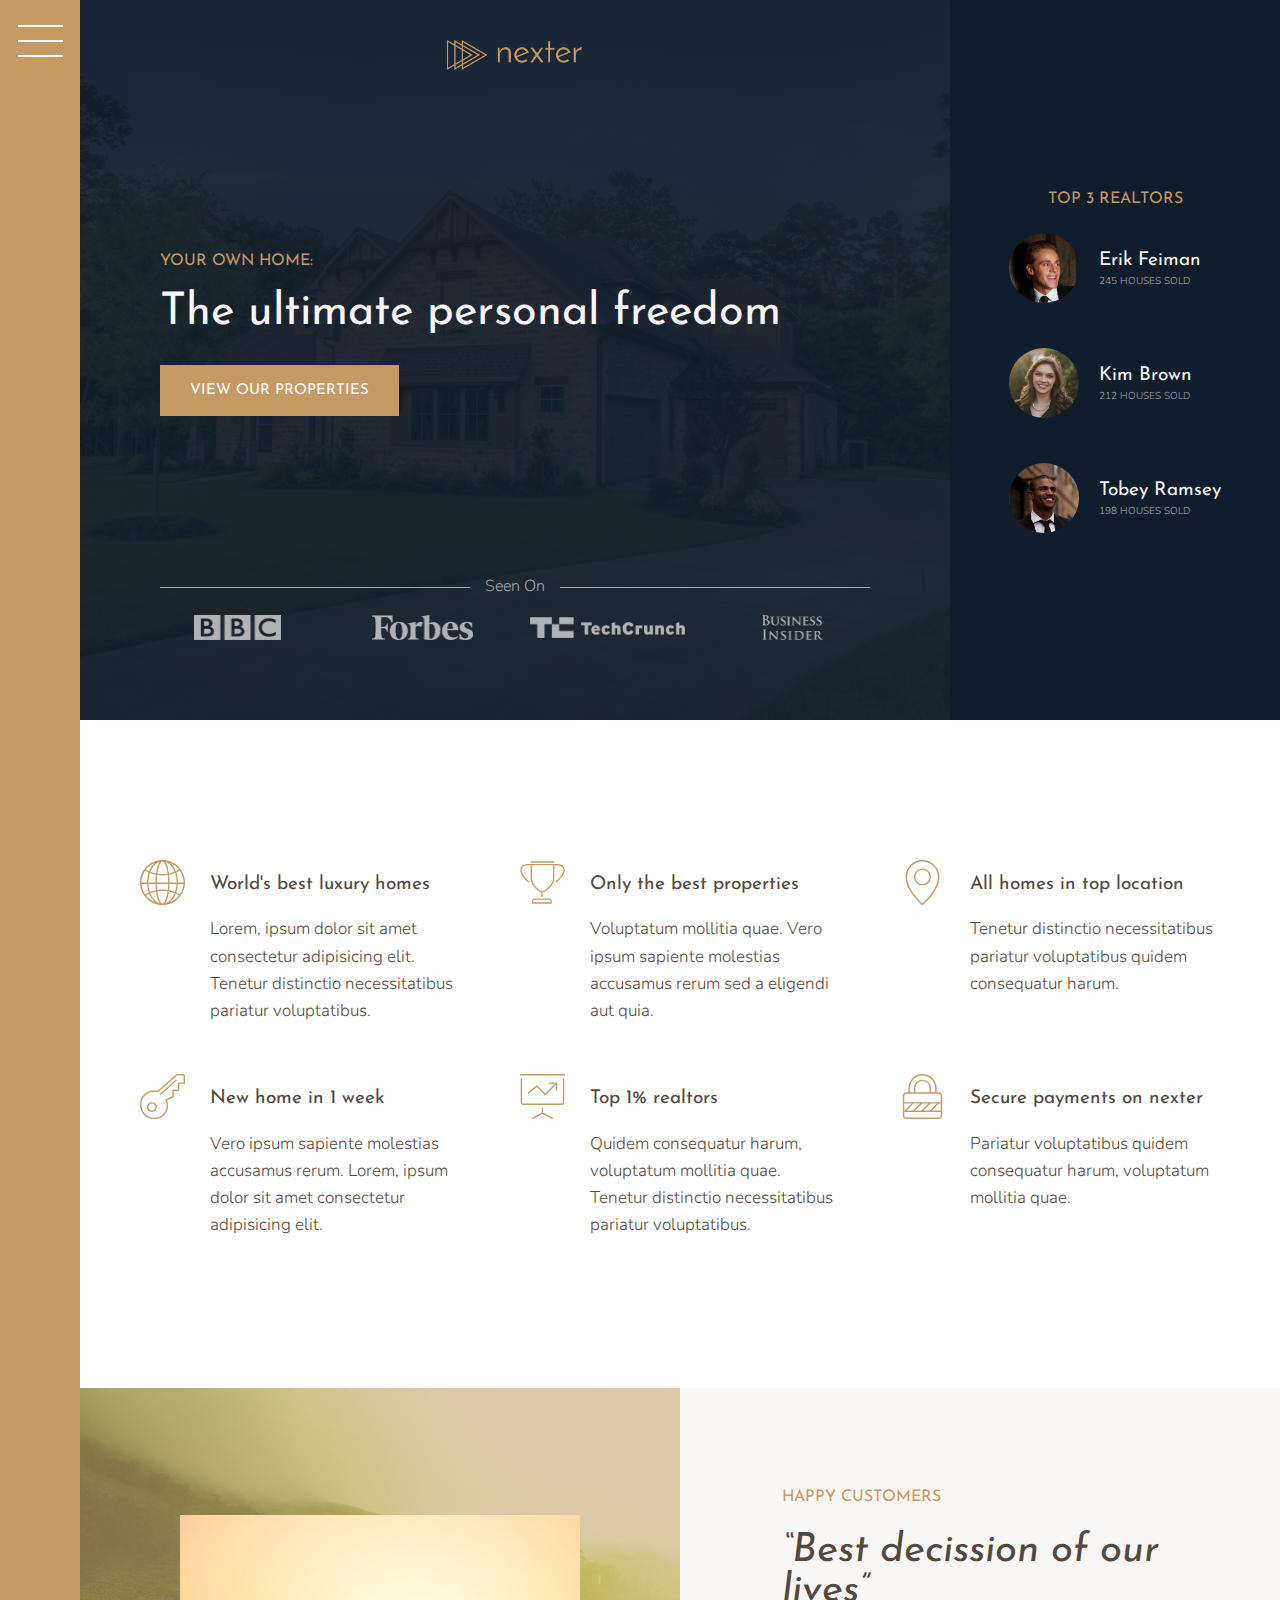
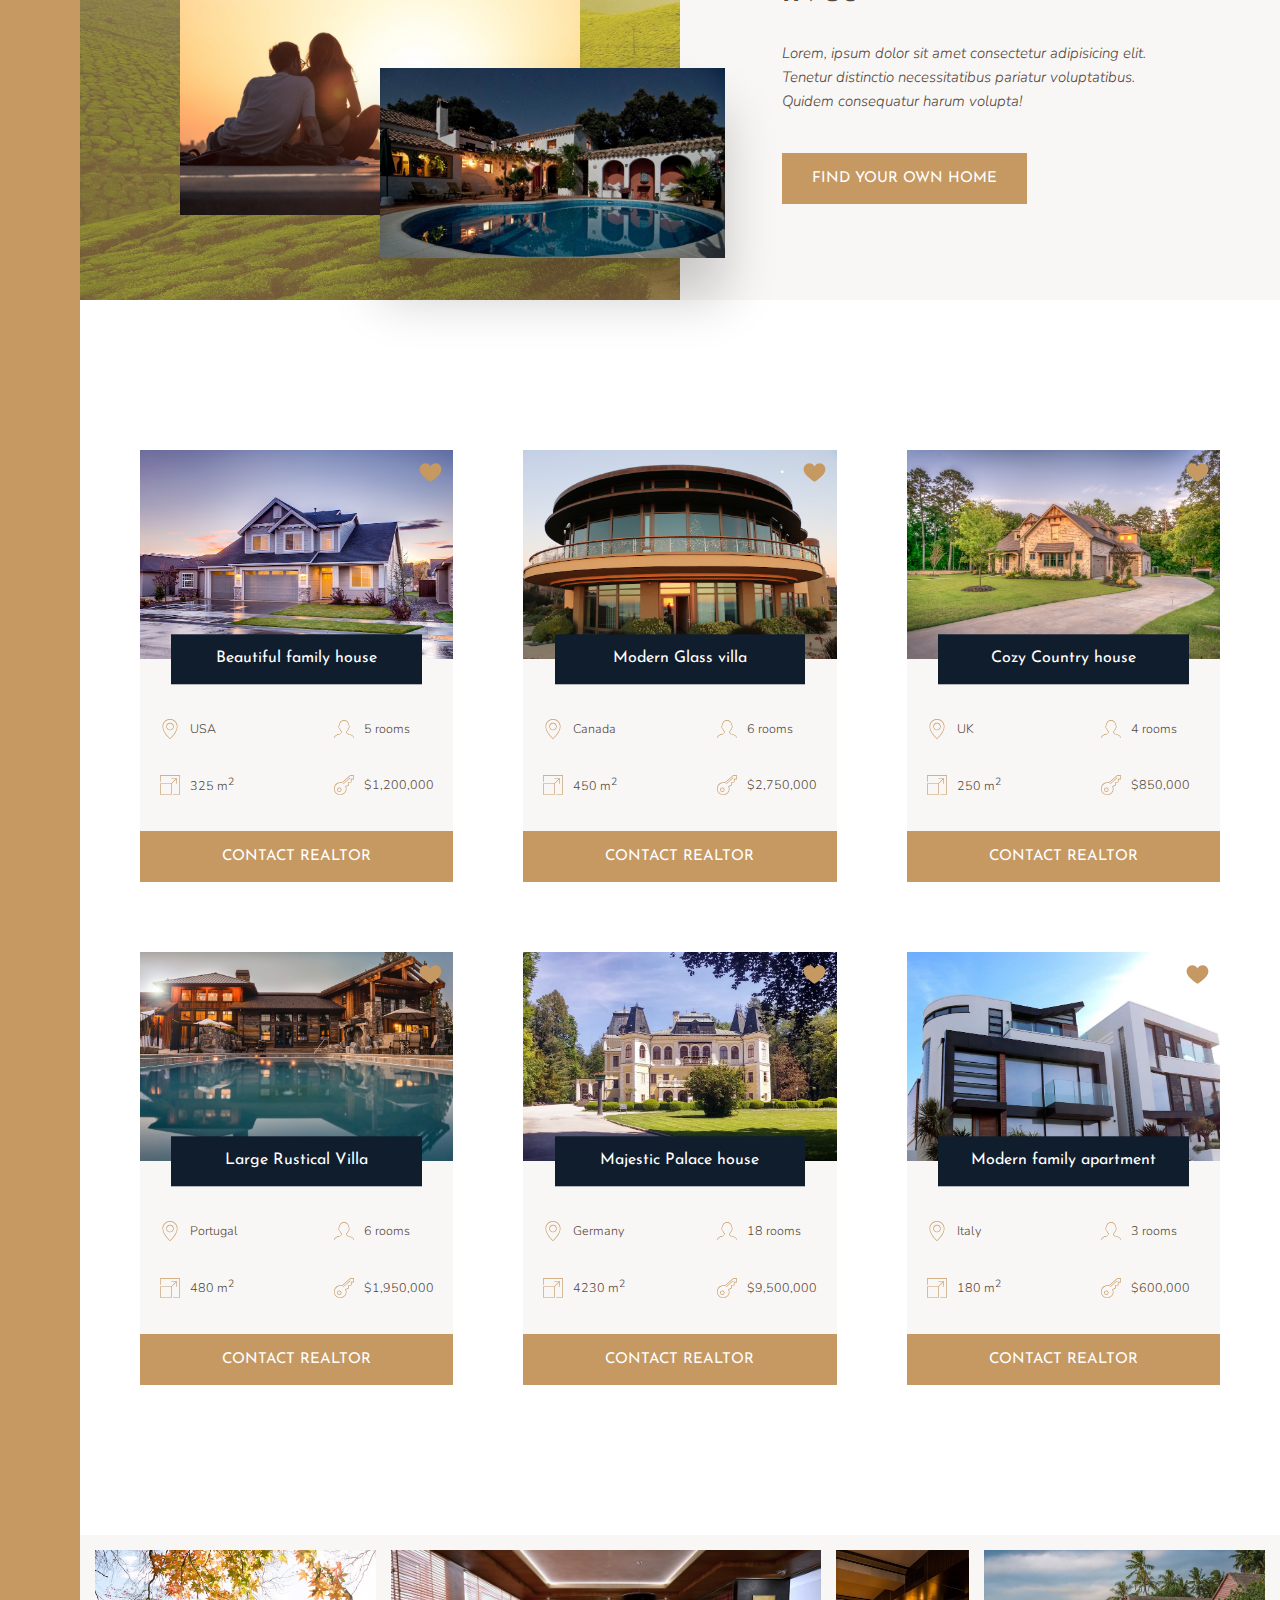
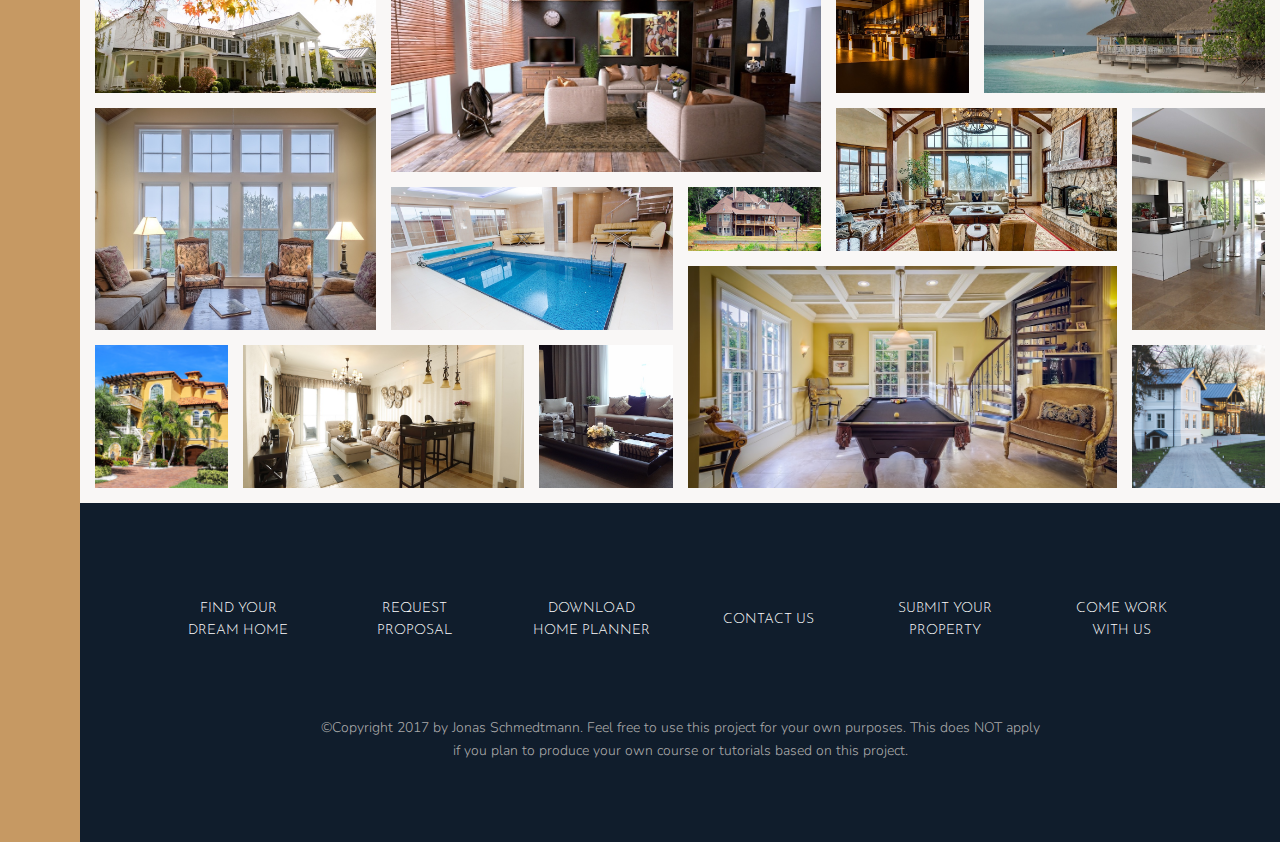
<file: Nexter/index.html>
<!DOCTYPE html>
<html lang="en">

<head>
    <meta charset="UTF-8">
    <meta name="viewport" content="width=device-width, initial-scale=1.0">
    <meta http-equiv="X-UA-Compatible" content="ie=edge">

    <link href="https://fonts.googleapis.com/css?family=Josefin+Sans:300,400,400i|Nunito:300,300i" rel="stylesheet">
    <link rel="stylesheet" href="sass/main.css">
    <link rel="shortcut icon" type="image/png" href="img/favicon.png">

    <title>nexter &mdash; your home, your freedom</title>
</head>

<body class="container">
    <div class="sidebar">
        <button class="nav-btn"></button>
    </div>

    <header class="header">
        <img src="img/logo.png" alt="Nexter logo" class="header__logo">
        <h3 class="heading-3">Your own Home:</h3>
        <h1 class="heading-1">The ultimate personal freedom</h1>
        <button class="btn header__btn">View our properties</button>
        <div class="header__seenon-text"> Seen On</div>
        <div class="header__seenon-logos">
            <img src="img/logo-bbc.png" alt="BBC logo">
            <img src="img/logo-forbes.png" alt="Forbes logo">
            <img src="img/logo-techcrunch.png" alt="TechCrunch logo">
            <img src="img/logo-bi.png" alt="BI logo">
        </div>
    </header>

    <div class="realtors">
        <h3 class="heading-3">Top 3 realtors</h3>
        <div class="realtors__list">
            <img src="img/realtor-1.jpeg" alt="realtor-1" class="realtors__img">
            <div class="realtors__details">
                <h4 class="heading-4 heading-4--light">Erik Feiman</h4>
                <p class="realtors__sold">245 houses sold</p>
            </div>

            <img src="img/realtor-2.jpeg" alt="realtor-2" class="realtors__img">
            <div class="realtors__details">
                <h4 class="heading-4 heading-4--light">Kim Brown</h4>
                <p class="realtors__sold">212 houses sold</p>
            </div>

            <img src="img/realtor-3.jpeg" alt="realtor-3" class="realtors__img">
            <div class="realtors__details">
                <h4 class="heading-4 heading-4--light">Tobey Ramsey</h4>
                <p class="realtors__sold">198 houses sold</p>
            </div>
        </div>
    </div>

    <div class="features">
        <div class="feature">
            <svg class="feature__icon">
                <use xlink:href="img/sprite.svg#icon-global"></use>
            </svg>
            <h4 class="heading-4 heading-4--dark">World's best luxury homes</h4>
            <p class="feature__text">
                Lorem, ipsum dolor sit amet consectetur adipisicing elit. Tenetur distinctio necessitatibus pariatur
                voluptatibus.
            </p>
        </div>
        <div class="feature">
            <svg class="feature__icon">
                <use xlink:href="img/sprite.svg#icon-trophy"></use>
            </svg>
            <h4 class="heading-4 heading-4--dark">Only the best properties</h4>
            <p class="feature__text">
                Voluptatum mollitia quae. Vero ipsum sapiente molestias accusamus rerum sed a eligendi aut quia.
            </p>
        </div>
        <div class="feature">
            <svg class="feature__icon">
                <use xlink:href="img/sprite.svg#icon-map-pin"></use>
            </svg>
            <h4 class="heading-4 heading-4--dark">All homes in top location</h4>
            <p class="feature__text">
                Tenetur distinctio necessitatibus pariatur voluptatibus quidem consequatur harum.
            </p>
        </div>
        <div class="feature">
            <svg class="feature__icon">
                <use xlink:href="img/sprite.svg#icon-key"></use>
            </svg>
            <h4 class="heading-4 heading-4--dark">New home in 1 week</h4>
            <p class="feature__text">
                Vero ipsum sapiente molestias accusamus rerum. Lorem, ipsum dolor sit amet consectetur adipisicing elit.
            </p>
        </div>
        <div class="feature">
            <svg class="feature__icon">
                <use xlink:href="img/sprite.svg#icon-presentation"></use>
            </svg>
            <h4 class="heading-4 heading-4--dark">Top 1% realtors</h4>
            <p class="feature__text">
                Quidem consequatur harum, voluptatum mollitia quae. Tenetur distinctio necessitatibus pariatur
                voluptatibus.
            </p>
        </div>
        <div class="feature">
            <svg class="feature__icon">
                <use xlink:href="img/sprite.svg#icon-lock"></use>
            </svg>
            <h4 class="heading-4 heading-4--dark">Secure payments on nexter</h4>
            <p class="feature__text">
                Pariatur voluptatibus quidem consequatur harum, voluptatum mollitia quae.
            </p>
        </div>
    </div>

    <div class="story__images">
        <img src="img/story-1.jpeg" alt="Couple with new house" class="story__img--1">
        <img src="img/story-2.jpeg" alt="New house" class="story__img--2">
    </div>

    <div class="story__content">
        <h3 class="heading-3 mb-sm">
            Happy Customers
        </h3>

        <h2 class="heading-2 heading-2--dark mb-md">
            &ldquo;Best decission of our lives&rdquo;
        </h2>

        <p class="story__text">
            Lorem, ipsum dolor sit amet consectetur adipisicing elit. Tenetur distinctio necessitatibus pariatur
            voluptatibus. Quidem consequatur harum volupta!
        </p>

        <button class="btn">Find your own home</button>
    </div>

    <section class="homes">
        <div class="home">
            <img src="img/house-1.jpeg" alt="Home 1" class="home__img">
            <svg class="home__like">
                <use xlink:href="img/sprite.svg#icon-heart-full"></use>
            </svg>
            <h5 class="home__name">Beautiful family house</h5>
            <div class="home__location">
                <svg>
                    <use xlink:href="img/sprite.svg#icon-map-pin"></use>
                </svg>
                <p>USA</p>
            </div>

            <div class="home__rooms">
                <svg>
                    <use xlink:href="img/sprite.svg#icon-profile-male"></use>
                </svg>
                <p>5 rooms</p>
            </div>

            <div class="home__area">
                <svg>
                    <use xlink:href="img/sprite.svg#icon-expand"></use>
                </svg>
                <p>325 m<sup>2</sup></p>
            </div>

            <div class="home__price">
                <svg>
                    <use xlink:href="img/sprite.svg#icon-key"></use>
                </svg>
                <p>$1,200,000</p>
            </div>
            <button class="btn home__btn">Contact realtor</button>
        </div>

        <div class="home">
            <img src="img/house-2.jpeg" alt="Home 2" class="home__img">
            <svg class="home__like">
                <use xlink:href="img/sprite.svg#icon-heart-full"></use>
            </svg>
            <h5 class="home__name">Modern Glass villa</h5>
            <div class="home__location">
                <svg>
                    <use xlink:href="img/sprite.svg#icon-map-pin"></use>
                </svg>
                <p>Canada</p>
            </div>

            <div class="home__rooms">
                <svg>
                    <use xlink:href="img/sprite.svg#icon-profile-male"></use>
                </svg>
                <p>6 rooms</p>
            </div>

            <div class="home__area">
                <svg>
                    <use xlink:href="img/sprite.svg#icon-expand"></use>
                </svg>
                <p>450 m<sup>2</sup></p>
            </div>

            <div class="home__price">
                <svg>
                    <use xlink:href="img/sprite.svg#icon-key"></use>
                </svg>
                <p>$2,750,000</p>
            </div>
            <button class="btn home__btn">Contact realtor</button>
        </div>
        <div class="home">
            <img src="img/house-3.jpeg" alt="Home 3" class="home__img">
            <svg class="home__like">
                <use xlink:href="img/sprite.svg#icon-heart-full"></use>
            </svg>
            <h5 class="home__name">Cozy Country house</h5>
            <div class="home__location">
                <svg>
                    <use xlink:href="img/sprite.svg#icon-map-pin"></use>
                </svg>
                <p>UK</p>
            </div>

            <div class="home__rooms">
                <svg>
                    <use xlink:href="img/sprite.svg#icon-profile-male"></use>
                </svg>
                <p>4 rooms</p>
            </div>

            <div class="home__area">
                <svg>
                    <use xlink:href="img/sprite.svg#icon-expand"></use>
                </svg>
                <p>250 m<sup>2</sup></p>
            </div>

            <div class="home__price">
                <svg>
                    <use xlink:href="img/sprite.svg#icon-key"></use>
                </svg>
                <p>$850,000</p>
            </div>
            <button class="btn home__btn">Contact realtor</button>
        </div>
        <div class="home">
            <img src="img/house-4.jpeg" alt="Home 4" class="home__img">
            <svg class="home__like">
                <use xlink:href="img/sprite.svg#icon-heart-full"></use>
            </svg>
            <h5 class="home__name">Large Rustical Villa</h5>
            <div class="home__location">
                <svg>
                    <use xlink:href="img/sprite.svg#icon-map-pin"></use>
                </svg>
                <p>Portugal</p>
            </div>

            <div class="home__rooms">
                <svg>
                    <use xlink:href="img/sprite.svg#icon-profile-male"></use>
                </svg>
                <p>6 rooms</p>
            </div>

            <div class="home__area">
                <svg>
                    <use xlink:href="img/sprite.svg#icon-expand"></use>
                </svg>
                <p>480 m<sup>2</sup></p>
            </div>

            <div class="home__price">
                <svg>
                    <use xlink:href="img/sprite.svg#icon-key"></use>
                </svg>
                <p>$1,950,000</p>
            </div>
            <button class="btn home__btn">Contact realtor</button>
        </div>
        <div class="home">
            <img src="img/house-5.jpeg" alt="Home 5" class="home__img">
            <svg class="home__like">
                <use xlink:href="img/sprite.svg#icon-heart-full"></use>
            </svg>
            <h5 class="home__name">Majestic Palace house</h5>
            <div class="home__location">
                <svg>
                    <use xlink:href="img/sprite.svg#icon-map-pin"></use>
                </svg>
                <p>Germany</p>
            </div>

            <div class="home__rooms">
                <svg>
                    <use xlink:href="img/sprite.svg#icon-profile-male"></use>
                </svg>
                <p>18 rooms</p>
            </div>

            <div class="home__area">
                <svg>
                    <use xlink:href="img/sprite.svg#icon-expand"></use>
                </svg>
                <p>4230 m<sup>2</sup></p>
            </div>

            <div class="home__price">
                <svg>
                    <use xlink:href="img/sprite.svg#icon-key"></use>
                </svg>
                <p>$9,500,000</p>
            </div>
            <button class="btn home__btn">Contact realtor</button>
        </div>
        <div class="home">
            <img src="img/house-6.jpeg" alt="Home 6" class="home__img">
            <svg class="home__like">
                <use xlink:href="img/sprite.svg#icon-heart-full"></use>
            </svg>
            <h5 class="home__name">Modern family apartment</h5>
            <div class="home__location">
                <svg>
                    <use xlink:href="img/sprite.svg#icon-map-pin"></use>
                </svg>
                <p>Italy</p>
            </div>

            <div class="home__rooms">
                <svg>
                    <use xlink:href="img/sprite.svg#icon-profile-male"></use>
                </svg>
                <p>3 rooms</p>
            </div>

            <div class="home__area">
                <svg>
                    <use xlink:href="img/sprite.svg#icon-expand"></use>
                </svg>
                <p>180 m<sup>2</sup></p>
            </div>

            <div class="home__price">
                <svg>
                    <use xlink:href="img/sprite.svg#icon-key"></use>
                </svg>
                <p>$600,000</p>
            </div>
            <button class="btn home__btn">Contact realtor</button>
        </div>
    </section>

    <section class="gallery">
        <figure class="gallery__item--1">
            <img src="img/gal-1.jpeg" alt="Gallery image 1" class="gallery__img">
        </figure>

        <figure class="gallery__item--2">
            <img src="img/gal-2.jpeg" alt="Gallery image 1" class="gallery__img">
        </figure>

        <figure class="gallery__item--3">
            <img src="img/gal-3.jpeg" alt="Gallery image 1" class="gallery__img">
        </figure>

        <figure class="gallery__item--4">
            <img src="img/gal-4.jpeg" alt="Gallery image 1" class="gallery__img">
        </figure>

        <figure class="gallery__item--5">
            <img src="img/gal-5.jpeg" alt="Gallery image 1" class="gallery__img">
        </figure>

        <figure class="gallery__item--6">
            <img src="img/gal-6.jpeg" alt="Gallery image 1" class="gallery__img">
        </figure>

        <figure class="gallery__item--7">
            <img src="img/gal-7.jpeg" alt="Gallery image 1" class="gallery__img">
        </figure>

        <figure class="gallery__item--8">
            <img src="img/gal-8.jpeg" alt="Gallery image 1" class="gallery__img">
        </figure>

        <figure class="gallery__item--9">
            <img src="img/gal-9.jpeg" alt="Gallery image 1" class="gallery__img">
        </figure>

        <figure class="gallery__item--10">
            <img src="img/gal-10.jpeg" alt="Gallery image 1" class="gallery__img">
        </figure>

        <figure class="gallery__item--11">
            <img src="img/gal-11.jpeg" alt="Gallery image 1" class="gallery__img">
        </figure>

        <figure class="gallery__item--12">
            <img src="img/gal-12.jpeg" alt="Gallery image 1" class="gallery__img">
        </figure>

        <figure class="gallery__item--13">
            <img src="img/gal-13.jpeg" alt="Gallery image 1" class="gallery__img">
        </figure>

        <figure class="gallery__item--14">
            <img src="img/gal-14.jpeg" alt="Gallery image 1" class="gallery__img">
        </figure>
    </section>

    <footer class="footer">
        <ul class="nav">
            <li class="nav__item"><a href="#" class="nav__link">Find your dream Home</a></li>
            <li class="nav__item"><a href="#" class="nav__link">Request proposal</a></li>
            <li class="nav__item"><a href="#" class="nav__link">download home planner</a></li>
            <li class="nav__item"><a href="#" class="nav__link">Contact Us </a></li>
            <li class="nav__item"><a href="#" class="nav__link">Submit your property</a></li>
            <li class="nav__item"><a href="#" class="nav__link">Come work with us</a></li>
        </ul>


        <p class="copyright">
            &copy;Copyright 2017 by Jonas Schmedtmann. Feel free to use this project for your own purposes. This does
            NOT apply if you plan to produce your own course or tutorials based on this project.
        </p>
    </footer>
</body>

</html>
</file>
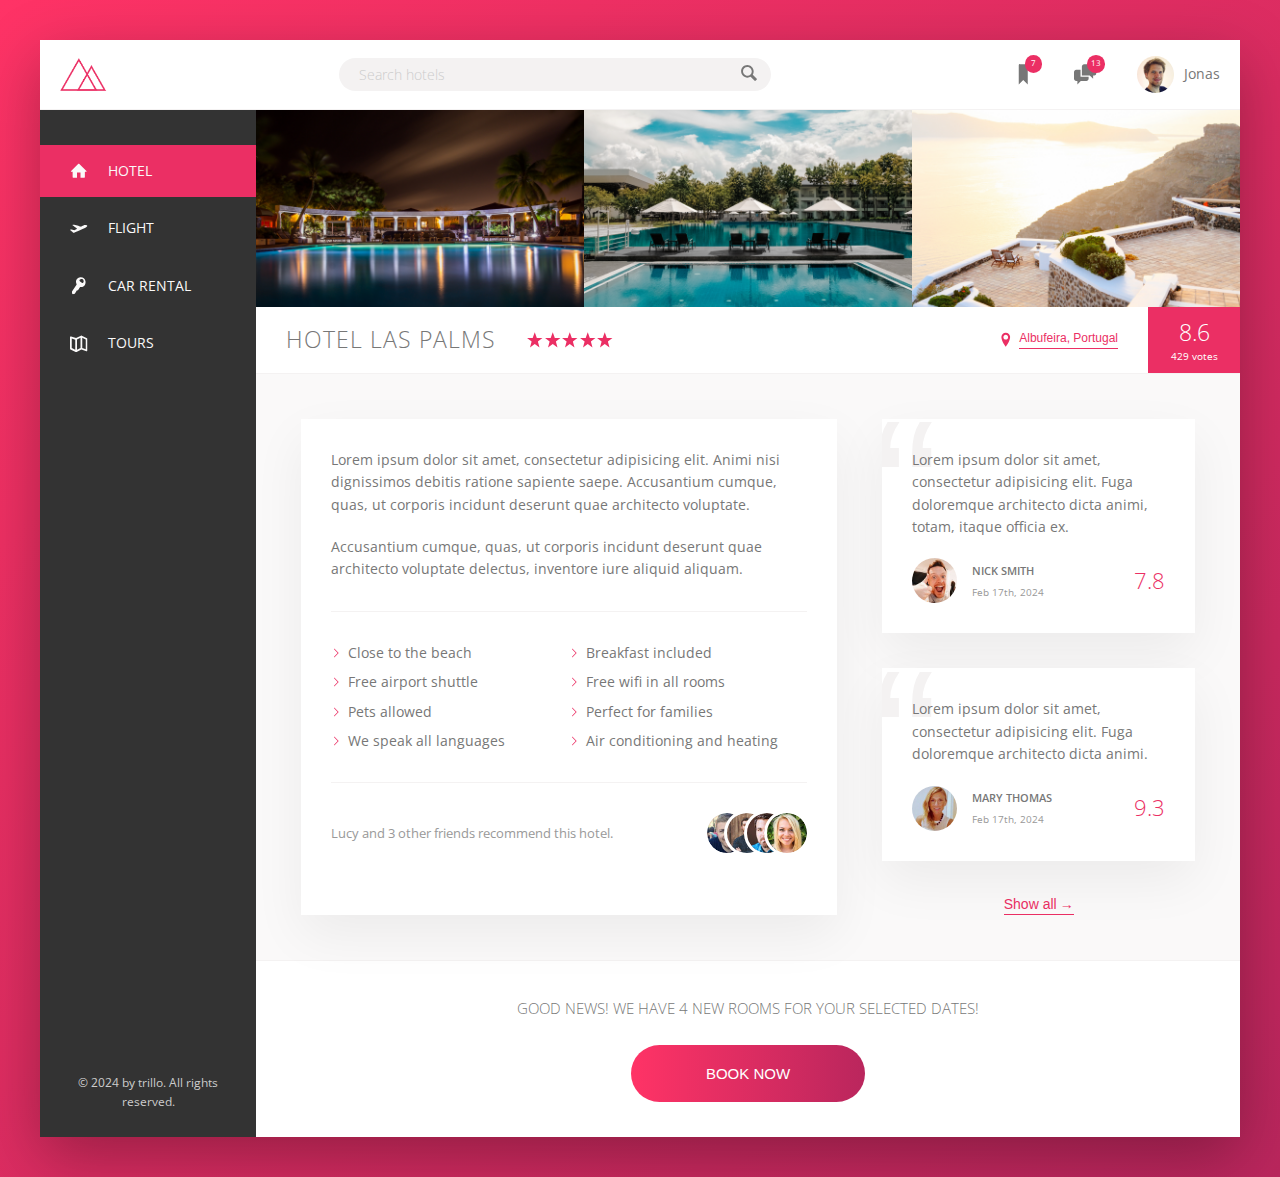
<file: Trillo/index.html>
<!DOCTYPE html>
<html lang="en">

<head>
    <meta charset="UTF-8">
    <meta name="viewport" content="width=device-width, initial-scale=1.0">

    <link href="https://fonts.googleapis.com/css?family=Open+Sans:300,400,600" rel="stylesheet">
    <link rel="stylesheet" href="sass/main.css">
    <link rel="shortcut icon" type="image/png" href="img/favicon.png">

    <title>trillo &mdash; Your all-in-one booking app</title>
</head>

<body>
    <div class="container">
        <div class="header">
            <img src="img/logo.png" alt="trillo logo" class="logo">

            <form action="#" class="search">
                <input type="text" class="search__input" placeholder="Search hotels">
                <button class="search__button">
                    <svg class="search__icon">
                        <use xlink:href="img/sprite.svg#icon-magnifying-glass"></use>
                    </svg>
                </button>
            </form>

            <nav class="user-nav">
                <div class="user-nav__icon-box">
                    <svg class="user-nav__icon">
                        <use xlink:href="img/sprite.svg#icon-bookmark"></use>
                        <span class="user-nav__notification">7</span>
                    </svg>
                </div>

                <div class="user-nav__icon-box">
                    <svg class="user-nav__icon">
                        <use xlink:href="img/sprite.svg#icon-chat"></use>
                        <span class="user-nav__notification">13</span>
                    </svg>
                </div>

                <div class="user-nav__user">
                    <img src="img/user.jpg" alt="user profile" class="user-nav__user-photo">
                    <span class="user-nav__user-name">Jonas</span>
                </div>
            </nav>
        </div>

        <div class="content">
            <nav class="sidebar">
                <ul class="side-nav">
                    <li class="side-nav__item side-nav__item--active">
                        <a href="#" class="side-nav__link">
                            <svg class="side-nav__icon">
                                <use xlink:href="img/sprite.svg#icon-home"></use>
                            </svg>
                            <span>Hotel</span>
                        </a>
                    </li>

                    <li class="side-nav__item">
                        <a href="#" class="side-nav__link">
                            <svg class="side-nav__icon">
                                <use xlink:href="img/sprite.svg#icon-aircraft-take-off"></use>
                            </svg>
                            <span>Flight</span>
                        </a>
                    </li>

                    <li class="side-nav__item">
                        <a href="#" class="side-nav__link">
                            <svg class="side-nav__icon">
                                <use xlink:href="img/sprite.svg#icon-key"></use>
                            </svg>
                            <span>Car Rental</span>
                        </a>
                    </li>

                    <li class="side-nav__item">
                        <a href="#" class="side-nav__link">
                            <svg class="side-nav__icon">
                                <use xlink:href="img/sprite.svg#icon-map"></use>
                            </svg>
                            <span>Tours</span>
                        </a>
                    </li>
                </ul>

                <div class="legal">
                    &copy; 2024 by trillo. All rights reserved.
                </div>
            </nav>

            <main class="hotel-view">
                <div class="gallery">
                    <figure class="gallery__item">
                        <img src="img/hotel-1.jpg" alt="Photo of hotel 1" class="gallery__photo">
                        <figcaption class="gallery__caption gallery__caption--1">
                            Most elegant
                        </figcaption>
                    </figure>

                    <figure class="gallery__item">
                        <img src="img/hotel-2.jpg" alt="Photo of hotel 2" class="gallery__photo">
                        <figcaption class="gallery__caption gallery__caption--2">
                            Best Ammenities
                        </figcaption>
                    </figure>

                    <figure class="gallery__item">
                        <img src="img/hotel-3.jpg" alt="Photo of hotel 3" class="gallery__photo">
                        <figcaption class="gallery__caption gallery__caption--3">
                            Beautiful Views
                        </figcaption>
                    </figure>
                </div>

                <div class="overview">
                    <h1 class="overview__heading">
                        Hotel Las Palms
                    </h1>

                    <div class="overview__stars">
                        <svg class="overview__icon-star">
                            <use xlink:href="img/sprite.svg#icon-star"></use>
                        </svg>
                        <svg class="overview__icon-star">
                            <use xlink:href="img/sprite.svg#icon-star"></use>
                        </svg>
                        <svg class="overview__icon-star">
                            <use xlink:href="img/sprite.svg#icon-star"></use>
                        </svg>
                        <svg class="overview__icon-star">
                            <use xlink:href="img/sprite.svg#icon-star"></use>
                        </svg>
                        <svg class="overview__icon-star">
                            <use xlink:href="img/sprite.svg#icon-star"></use>
                        </svg>
                    </div>

                    <div class="overview__location">
                        <svg class="overview__icon-location">
                            <use xlink:href="img/sprite.svg#icon-location-pin"></use>
                        </svg>
                        <button class="btn-inline">
                            Albufeira, Portugal
                        </button>
                    </div>

                    <div class="overview__rating">
                        <div class="overview__rating-average">8.6</div>
                        <div class="overview__rating--count">429 votes</div>
                    </div>
                </div>

                <div class="details">
                    <div class="description">
                        <p class="para">
                            Lorem ipsum dolor sit amet, consectetur adipisicing elit. Animi nisi dignissimos debitis
                            ratione sapiente saepe. Accusantium cumque, quas, ut corporis incidunt deserunt quae
                            architecto voluptate.
                        </p>

                        <p class="para">
                            Accusantium cumque, quas, ut corporis incidunt deserunt quae architecto voluptate delectus,
                            inventore iure aliquid aliquam.
                        </p>

                        <ul class="list">
                            <li class="list__item">Close to the beach</li>
                            <li class="list__item">Breakfast included</li>
                            <li class="list__item">Free airport shuttle</li>
                            <li class="list__item">Free wifi in all rooms</li>
                            <li class="list__item">Pets allowed</li>
                            <li class="list__item">Perfect for families</li>
                            <li class="list__item">We speak all languages</li>
                            <li class="list__item">Air conditioning and heating</li>
                        </ul>

                        <div class="recommend">
                            <div class="recommend__count">
                                Lucy and 3 other friends recommend this hotel.
                            </div>
                            <div class="recommend__friends">
                                <img src="img/user-3.jpg" alt="Friend 1" class="recommend__photo">
                                <img src="img/user-4.jpg" alt="Friend 2" class="recommend__photo">
                                <img src="img/user-5.jpg" alt="Friend 3" class="recommend__photo">
                                <img src="img/user-6.jpg" alt="Friend 4" class="recommend__photo">
                            </div>
                        </div>
                    </div>

                    <div class="user-reviews">
                        <figure class="review">
                            <blockquote class="review__text">
                                Lorem ipsum dolor sit amet, consectetur adipisicing elit. Fuga doloremque architecto
                                dicta animi, totam, itaque officia ex.
                            </blockquote>
                            <figcaption class="review__user">
                                <img src="img/user-1.jpg" class="review__photo" alt="User 1">
                                <div class="review__user-box">
                                    <p class="review__user-name">Nick Smith</p>
                                    <p class="review__user-date">Feb 17th, 2024</p>
                                </div>
                                <p class="review__rating">7.8</p>
                            </figcaption>
                        </figure>

                        <figure class="review">
                            <blockquote class="review__text">
                                Lorem ipsum dolor sit amet, consectetur adipisicing elit. Fuga doloremque architecto
                                dicta animi.
                            </blockquote>
                            <figcaption class="review__user">
                                <img src="img/user-2.jpg" class="review__photo" alt="User 2">
                                <div class="review__user-box">
                                    <p class="review__user-name">Mary Thomas</p>
                                    <p class="review__user-date">Feb 17th, 2024</p>
                                </div>
                                <p class="review__rating">9.3</p>
                            </figcaption>
                        </figure>
                        <button class="btn-inline">Show all<span>&rarr;</span></button>
                    </div>
                </div>

                <div class="cta">
                    <h2 class="cta__book-now">
                        Good news! We have 4 new rooms for your selected dates!
                    </h2>
                    <button class="btn">
                        <span class="btn__visible">
                            Book now
                        </span>
                        <span class="btn__invisible">
                            Only 4 rooms left
                        </span>
                    </button>
                </div>
            </main>
        </div>
    </div>
</body>

</html>
</file>
<file: Nexter/sass/main.css>
*,
*::before,
*::after {
  margin: 0;
  padding: 0;
  box-sizing: inherit;
}

html {
  box-sizing: border-box;
  font-size: 62.5%;
}
@media only screen and (max-width: 75em) {
  html {
    font-size: 50%;
  }
}

body {
  font-family: "Nunito", sans-serif;
  color: #54483a;
  font-weight: 300;
  line-height: 1.6;
}

.container {
  display: grid;
  grid-template-rows: 80vh min-content 40vw repeat(3, min-content);
  grid-template-columns: [sidebar-start] 8rem [sidebar-end full-start] minmax(6rem, 1fr) [center-start] repeat(8, [col-start] minmax(min-content, 14rem) [col-end]) [center-end] minmax(6rem, 1fr) [full-end];
}
@media only screen and (max-width: 62.5em) {
  .container {
    grid-template-rows: 6rem 80vh min-content 40vw repeat(3, min-content);
    grid-template-columns: [full-start] minmax(6rem, 1fr) [center-start] repeat(8, [col-start] minmax(min-content, 14rem) [col-end]) [center-end] minmax(6rem, 1fr) [full-end];
  }
}
@media only screen and (max-width: 50em) {
  .container {
    grid-template-rows: 6rem calc(100vh - 6rem);
  }
}

.heading-4, .heading-3, .heading-2, .heading-1 {
  font-family: "Josefin Sans", sans-serif;
  font-weight: 400;
}

.heading-1 {
  font-size: 4.5rem;
  color: #f9f7f6;
  line-height: 1;
}

.heading-2 {
  font-size: 4rem;
  font-style: italic;
  line-height: 1;
}
.heading-2--light {
  color: #f9f7f6;
}
.heading-2--dark {
  color: #54483a;
}

.heading-3 {
  font-size: 1.6rem;
  color: #c69963;
  text-transform: uppercase;
}

.heading-4 {
  font-size: 1.9rem;
}
.heading-4--light {
  color: #f9f7f6;
}
.heading-4--dark {
  color: #54483a;
}

.btn {
  background-color: #c69963;
  color: #fff;
  border: none;
  border-radius: 0;
  font-size: 1.5rem;
  font-family: "Josefin Sans", sans-serif;
  text-transform: uppercase;
  padding: 1.8rem 3rem;
  cursor: pointer;
  transition: all 0.2s;
}
.btn:hover {
  background-color: #b28451;
}

.mb-sm {
  margin-bottom: 2rem;
}

.mb-md {
  margin-bottom: 3rem;
}

.mb-large {
  margin-bottom: 4rem;
}

.mb-huge {
  margin-bottom: 8rem;
}

.sidebar {
  background-color: #c69963;
  grid-column: sidebar-start/sidebar-end;
  grid-row: 1/-1;
  display: flex;
  justify-content: center;
}
@media only screen and (max-width: 62.5em) {
  .sidebar {
    grid-column: 1/-1;
    grid-row: 1/2;
    justify-content: flex-end;
    align-items: center;
  }
}

.nav-btn {
  border: none;
  border-radius: 0;
  background-color: #fff;
  height: 2px;
  width: 4.5rem;
  margin-top: 4rem;
}
.nav-btn::before, .nav-btn::after {
  background-color: #fff;
  height: 2px;
  width: 4.5rem;
  content: "";
  display: block;
}
.nav-btn::before {
  transform: translateY(-1.5rem);
}
.nav-btn::after {
  transform: translateY(1.3rem);
}
@media only screen and (max-width: 62.5em) {
  .nav-btn {
    margin-top: 0;
    margin-right: 3rem;
  }
  .nav-btn::before {
    transform: translateY(-1.2rem);
  }
  .nav-btn::after {
    transform: translateY(1rem);
  }
}

.header {
  grid-column: full-start/col-end 6;
  background-image: linear-gradient(rgba(16, 29, 44, 0.93), rgba(16, 29, 44, 0.93)), url("../img/hero.jpeg");
  background-size: cover;
  background-position: center;
  padding: 8rem;
  padding-top: 4rem;
  display: grid;
  grid-template-rows: 1fr min-content minmax(min-content, 6rem) 1fr;
  grid-template-columns: minmax(min-content, max-content);
  row-gap: 1.5rem;
  justify-content: center;
}
@media only screen and (max-width: 50em) {
  .header {
    grid-column: 1/-1;
  }
}
@media only screen and (max-width: 37.5em) {
  .header {
    padding: 5rem;
  }
}
.header__logo {
  height: 3rem;
  justify-self: center;
}
.header__btn {
  align-self: start;
  justify-self: start;
}
.header__seenon-text {
  display: grid;
  grid-template-columns: 1fr max-content 1fr;
  -moz-column-gap: 1.5rem;
       column-gap: 1.5rem;
  align-items: center;
  font-size: 1.6rem;
  color: #aaa;
}
.header__seenon-text::before, .header__seenon-text::after {
  content: "";
  height: 1px;
  display: block;
  background-color: currentColor;
}
.header__seenon-logos {
  display: grid;
  grid-template-columns: repeat(4, 1fr);
  grid-column-gap: 3rem;
  justify-items: center;
  align-items: center;
}
.header__seenon-logos img {
  max-height: 2.5rem;
  max-width: 100%;
  filter: brightness(70%);
}

.realtors {
  background-color: #101d2c;
  grid-column: col-start 7/full-end;
  padding: 3rem;
  display: grid;
  align-content: center;
  justify-content: center;
  row-gap: 2rem;
  justify-items: center;
}
@media only screen and (max-width: 50em) {
  .realtors {
    grid-column: 1/-1;
  }
}
.realtors__list {
  display: grid;
  grid-template-columns: min-content max-content;
  -moz-column-gap: 2rem;
       column-gap: 2rem;
  row-gap: 5vh;
  align-items: center;
}
@media only screen and (max-width: 50em) {
  .realtors__list {
    grid-template-columns: repeat(3, min-content max-content);
  }
}
@media only screen and (max-width: 37.5em) {
  .realtors__list {
    grid-template-columns: min-content max-content;
  }
}
.realtors__img {
  width: 7rem;
  border-radius: 50%;
  display: block;
}
.realtors__sold {
  text-transform: uppercase;
  color: #aaa;
  margin-top: -3px;
}

.features {
  grid-column: center-start/center-end;
  margin: 15rem 0;
  display: grid;
  grid-template-columns: repeat(auto-fit, minmax(25rem, 1fr));
  gap: 6rem;
  align-items: start;
}

.feature {
  display: grid;
  grid-template-columns: min-content 1fr;
  grid-row-gap: 1.5rem;
  grid-column-gap: 2.5rem;
}
.feature__icon {
  fill: #c69963;
  width: 4.5rem;
  height: 4.5rem;
  grid-row: 1/span 2;
  transform: translateY(-1rem);
}
.feature__text {
  font-size: 1.7rem;
}

.story__images {
  background-color: #c69963;
  grid-column: full-start/col-end 4;
  display: grid;
  grid-template-columns: repeat(6, 1fr);
  align-items: center;
  background-image: linear-gradient(rgba(198, 153, 99, 0.5), rgba(198, 153, 99, 0.5)), url("../img/back.jpg");
  background-size: cover;
}
@media only screen and (max-width: 50em) {
  .story__images {
    grid-column: 1/-1;
    padding: 6rem;
  }
}
.story__img--1 {
  width: 100%;
  grid-row: 2/6;
  grid-column: 2/6;
}
@media only screen and (max-width: 50em) {
  .story__img--1 {
    grid-column: 1/5;
    grid-row: 1/-1;
  }
}
.story__img--2 {
  width: 115%;
  grid-row: 4/6;
  grid-column: 4/7;
  z-index: 1;
  box-shadow: 0 4rem 5rem rgba(0, 0, 0, 0.2);
}
@media only screen and (max-width: 50em) {
  .story__img--2 {
    grid-row: 1/-1;
    width: 100%;
  }
}
.story__content {
  background-color: #f9f7f6;
  grid-column: col-start 5/full-end;
  padding: 6rem 8vw;
  /*
  display: flex;
  flex-direction: column;
  justify-content: center;
  align-items: flex-start;
  */
  display: grid;
  align-content: center;
  justify-items: start;
}
@media only screen and (max-width: 50em) {
  .story__content {
    grid-column: 1/-1;
    grid-row: 5/6;
  }
}
.story__text {
  font-size: 1.5rem;
  font-style: italic;
  margin-bottom: 4rem;
}

.homes {
  grid-column: center-start/center-end;
  margin: 15rem 0;
  display: grid;
  grid-template-columns: repeat(auto-fit, minmax(25rem, 1fr));
  gap: 7rem;
}

.home {
  background-color: #f9f7f6;
  display: grid;
  grid-template-columns: repeat(2, 1fr);
  gap: 3.5rem;
}
.home__img {
  width: 100%;
  grid-column: 1/span 2;
  grid-row: 1/2;
}
.home__like {
  grid-row: 1/2;
  grid-column: 2/3;
  fill: #c69963;
  height: 2.5rem;
  width: 2.5rem;
  z-index: 2;
  justify-self: end;
  margin: 1rem;
}
.home__name {
  grid-row: 1/2;
  grid-column: 1/span 2;
  font-family: "Josefin Sans", sans-serif;
  background-color: #101d2c;
  font-size: 1.6rem;
  text-align: center;
  padding: 1.25rem;
  color: #fff;
  font-weight: 400;
  width: 80%;
  justify-self: center;
  align-self: end;
  z-index: 5;
  transform: translateY(50%);
}
.home__location, .home__rooms {
  margin-top: 2.5rem;
}
.home__location, .home__rooms, .home__area, .home__price {
  font-size: 1.25rem;
  margin-left: 2rem;
  display: flex;
  align-items: center;
  gap: 1rem;
}
.home__location svg, .home__rooms svg, .home__area svg, .home__price svg {
  height: 2rem;
  width: 2rem;
  fill: #c69963;
}
.home__btn {
  grid-column: 1/span 2;
}

.gallery {
  background-color: #f9f7f6;
  grid-column: full-start/full-end;
  display: grid;
  grid-template-columns: repeat(8, 1fr);
  grid-template-rows: repeat(7, 5vw);
  gap: 1.5rem;
  padding: 1.5rem;
}
.gallery__item--1 {
  grid-column: 1/3;
  grid-row: 1/3;
}
.gallery__item--2 {
  grid-column: 3/6;
  grid-row: 1/4;
}
.gallery__item--3 {
  grid-row: 1/3;
}
.gallery__item--4 {
  grid-column: 7/9;
  grid-row: 1/3;
}
.gallery__item--5 {
  grid-column: 1/3;
  grid-row: 3/6;
}
.gallery__item--6 {
  grid-column: 3/5;
  grid-row: 4/6;
}
.gallery__item--7 {
  grid-row: 4/5;
}
.gallery__item--8 {
  grid-column: 6/8;
  grid-row: 3/5;
}
.gallery__item--9 {
  grid-row: 3/6;
}
.gallery__item--10 {
  grid-row: 6/8;
}
.gallery__item--11 {
  grid-column: 2/4;
  grid-row: 6/8;
}
.gallery__item--12 {
  grid-row: 6/8;
}
.gallery__item--13 {
  grid-column: 5/8;
  grid-row: 5/8;
}
.gallery__item--14 {
  grid-row: 6/8;
}
.gallery__img {
  width: 100%;
  height: 100%;
  -o-object-fit: cover;
     object-fit: cover;
  display: block;
}

.footer {
  background-color: #101d2c;
  grid-column: full-start/full-end;
  padding: 8rem;
}

.nav {
  list-style: none;
  /*
  display: flex;
  gap: 2rem;
  */
  display: grid;
  grid-template-columns: repeat(auto-fit, minmax(15rem, 1fr));
  gap: 2rem;
  align-items: center;
}
.nav__link:link, .nav__link:visited {
  font-size: 1.4rem;
  color: white;
  text-decoration: none;
  font-family: "Josefin Sans", sans-serif;
  text-transform: uppercase;
  text-align: center;
  padding: 1.5rem;
  display: block;
  transition: all 0.2s;
}
.nav__link:hover, .nav__link:active {
  background-color: rgba(255, 255, 255, 0.05);
  transform: translateY(-3px);
}

.copyright {
  font-size: 1.4rem;
  color: #aaa;
  margin-top: 6rem;
  text-align: center;
  width: 70%;
  margin-right: auto;
  margin-left: auto;
}/*# sourceMappingURL=main.css.map */
</file>
<file: Trillo/sass/main.css>
@charset "UTF-8";
/*
COLORS

Primary: #eb2f64
Primary light: #FF3366
Primary dark: #BA265D

Grey light 1: #faf9f9
Grey light 2: #f4f2f2
Grey light 3: #f0eeee
Grey light 4: #ccc

Grey dark 1: #333
Grey dark 2: #777
Grey dark 3: #999

*/
:root {
  --color-primary: #eb2f64;
  --color-primary-light: #ff3366;
  --color-primary-dark: #ba265d;
  --grey-light-1: #faf9f9;
  --grey-light-2: #f4f2f2;
  --grey-light-3: #f0eeee;
  --grey-light-4: #ccc;
  --grey-dark-1: #333;
  --grey-dark-2: #777;
  --grey-dark-3: #999;
  --shadow-dark: 0 2rem 6rem rgba(0, 0, 0, 0.3);
  --shadow-light: 0 2rem 5rem rgba(0, 0, 0, 0.06);
  --line: 1px solid var(--grey-light-2);
}

* {
  margin: 0;
  padding: 0;
}

*,
*::before,
*::after {
  box-sizing: inherit;
}

html {
  box-sizing: border-box;
  font-size: 62.5%;
}
@media only screen and (max-width: 68.75em) {
  html {
    font-size: 50%;
  }
}

body {
  font-family: "Open sans", sans-serif;
  font-weight: 400;
  line-height: 1.6;
  color: var(--grey-dark-2);
  background-image: linear-gradient(to right bottom, var(--color-primary-light), var(--color-primary-dark));
  background-size: cover;
  background-repeat: no-repeat;
  min-height: 100vh;
}

.container {
  max-width: 120rem;
  margin: 4rem auto;
  background-color: var(--grey-light-2);
  box-shadow: var(--shadow-dark);
  min-height: 50rem;
}
@media only screen and (max-width: 75em) {
  .container {
    margin: 0 auto;
    max-width: 100%;
    width: 100%;
  }
}

.header {
  height: 7rem;
  background-color: #fff;
  border-bottom: var(--line);
  display: flex;
  justify-content: space-between;
  align-items: center;
}
@media only screen and (max-width: 31.25em) {
  .header {
    flex-wrap: wrap;
    align-content: space-around;
    height: 11rem;
  }
}

.content {
  display: flex;
}
@media only screen and (max-width: 56.25em) {
  .content {
    flex-direction: column;
  }
}

.sidebar {
  background-color: var(--grey-dark-1);
  flex: 0 0 18%;
  display: flex;
  flex-direction: column;
  justify-content: space-between;
}

.hotel-view {
  background-color: #fff;
  flex: 1;
}

.details {
  font-size: 1.4rem;
  display: flex;
  padding: 4.5rem;
  background-color: var(--grey-light-1);
  border-bottom: var(--line);
}
@media only screen and (max-width: 56.25em) {
  .details {
    padding: 3rem;
  }
}
@media only screen and (max-width: 37.5em) {
  .details {
    flex-direction: column;
    padding: 2rem;
  }
}

.description {
  background-color: #fff;
  box-shadow: var(--shadow-light);
  padding: 3rem;
  flex: 0 0 60%;
  margin-right: 4.5rem;
}
@media only screen and (max-width: 56.25em) {
  .description {
    padding: 2rem;
    margin-right: 3rem;
  }
}
@media only screen and (max-width: 37.5em) {
  .description {
    margin-right: 0;
    margin-bottom: 3rem;
  }
}

.user-reviews {
  flex: 1;
  display: flex;
  flex-direction: column;
  align-items: center;
}

.logo {
  height: 3.25rem;
  margin-left: 2rem;
}

.search {
  flex: 0 0 40%;
  display: flex;
  justify-content: center;
  align-items: center;
}
@media only screen and (max-width: 31.25em) {
  .search {
    order: 1;
    flex: 0 0 100%;
    background-color: var(--grey-light-2);
  }
}
.search__input {
  font-family: inherit;
  font-size: 1.4rem;
  background-color: var(--grey-light-2);
  border: none;
  color: inherit;
  padding: 0.7rem 2rem;
  border-radius: 200px;
  width: 90%;
  animation: all 0.2s;
  margin-right: -3.25rem;
}
.search__input:focus {
  outline: none;
  width: 100%;
  background-color: var(--grey-light-3);
}
.search__input::-webkit-input-placeholder {
  font-weight: 100;
  color: var(--grey-light-4);
}
.search__input:focus + .search__button {
  background-color: var(--grey-light-3);
}
.search__button {
  border: none;
  background-color: var(--grey-light-2);
}
.search__button:focus {
  outline: none;
}
.search__button:active {
  transform: translateY(2px);
}
.search__icon {
  height: 2rem;
  width: 2rem;
  fill: var(--grey-dark-2);
}

.user-nav {
  align-self: stretch;
  display: flex;
  align-items: center;
}
.user-nav > * {
  padding: 0 2rem;
  cursor: pointer;
  height: 100%;
  display: flex;
  align-items: center;
}
.user-nav > *:hover {
  background-color: var(--grey-light-2);
}
.user-nav__icon-box {
  position: relative;
}
.user-nav__icon {
  height: 2.25rem;
  width: 2.25rem;
  fill: var(--grey-dark-2);
}
.user-nav__notification {
  font-size: 0.8rem;
  height: 1.75rem;
  width: 1.75rem;
  border-radius: 50%;
  background-color: var(--color-primary);
  color: #fff;
  position: absolute;
  top: 1.5rem;
  right: 1.2rem;
  display: flex;
  justify-content: center;
  align-items: center;
}
.user-nav__user-photo {
  height: 3.75rem;
  border-radius: 50%;
  margin-right: 1rem;
}
.user-nav__user-name {
  font-size: 1.4rem;
}

.side-nav {
  font-size: 1.4rem;
  list-style: none;
  margin-top: 3.5rem;
}
@media only screen and (max-width: 56.25em) {
  .side-nav {
    display: flex;
    justify-content: space-between;
    margin: 0;
  }
}
.side-nav__item {
  position: relative;
}
.side-nav__item:not(:last-child) {
  margin-bottom: 0.5rem;
}
@media only screen and (max-width: 56.25em) {
  .side-nav__item:not(:last-child) {
    margin-bottom: 0;
  }
}
@media only screen and (max-width: 56.25em) {
  .side-nav__item {
    flex: 1;
  }
}
.side-nav__item::before {
  content: "";
  position: absolute;
  top: 0;
  left: 0;
  width: 3px;
  height: 100%;
  background-color: var(--color-primary);
  transform: scaleY(0);
  transition: transform 0.2s, width 0.4s cubic-bezier(1, 0, 0, 1) 0.2s, background-color 0.1s;
}
.side-nav__item:hover::before, .side-nav__item--active::before {
  transform: scaleY(1);
  width: 100%;
}
.side-nav__item:active::before {
  background-color: var(--color-primary-light);
}
.side-nav__link:link, .side-nav__link:visited {
  color: var(--grey-light-1);
  text-decoration: none;
  text-transform: uppercase;
  display: inline-block;
  padding: 1.5rem 3rem;
  position: relative;
  z-index: 10;
  display: flex;
  align-items: center;
}
@media only screen and (max-width: 56.25em) {
  .side-nav__link:link, .side-nav__link:visited {
    justify-content: center;
    padding: 2rem;
  }
}
@media only screen and (max-width: 37.5em) {
  .side-nav__link:link, .side-nav__link:visited {
    flex-direction: column;
    padding: 1.5rem 0.5rem;
  }
}
.side-nav__icon {
  width: 1.75rem;
  height: 1.75rem;
  margin-right: 2rem;
  fill: currentColor;
}
@media only screen and (max-width: 37.5em) {
  .side-nav__icon {
    margin-right: 0;
    margin-bottom: 0.7rem;
    width: 1.5rem;
    height: 1.5rem;
  }
}

.legal {
  font-size: 1.2rem;
  color: var(--grey-light-4);
  text-align: center;
  padding: 2.5rem;
}
@media only screen and (max-width: 56.25em) {
  .legal {
    display: none;
  }
}

.gallery {
  display: flex;
}
@media only screen and (max-width: 31.25em) {
  .gallery {
    flex-wrap: wrap;
  }
  .gallery__item:not(:first-child) {
    width: 50%;
    flex: 0 0 50%;
  }
}
.gallery__item {
  position: relative;
  overflow: hidden;
}
.gallery__photo {
  width: 100%;
  display: block;
  transform: scale(1.1);
  transition: all 0.2s ease-out;
}
.gallery__caption {
  font-size: 2rem;
  font-weight: 300;
  width: 100%;
  height: 25%;
  text-transform: uppercase;
  background-color: var(--color-primary);
  opacity: 0.85;
  color: #fff;
  position: absolute;
  bottom: 0;
  display: flex;
  justify-content: center;
  align-items: center;
  transform: translateY(100%);
  z-index: 1;
  transition: all 0.2s ease-out;
}
@media only screen and (max-width: 31.25em) {
  .gallery__caption--2, .gallery__caption--3 {
    font-size: 1.5rem;
  }
}
.gallery__item:hover .gallery__caption {
  transform: translateY(0);
}
.gallery__item:hover .gallery__photo {
  transform: scale(1);
}

.overview {
  display: flex;
  border-bottom: var(--line);
  align-items: center;
}
@media only screen and (max-width: 25em) {
  .overview {
    flex: 1;
  }
}
.overview__heading {
  font-size: 2.25rem;
  font-weight: 300;
  text-transform: uppercase;
  letter-spacing: 1px;
  padding: 1.5rem 3rem;
}
@media only screen and (max-width: 37.5em) {
  .overview__heading {
    font-size: 1.8rem;
    padding: 1.25rem 2rem;
  }
}
@media only screen and (max-width: 31.25em) {
  .overview__heading {
    font-size: 1.3rem;
    font-weight: 500;
  }
}
.overview__stars {
  margin-right: auto;
  display: flex;
}
.overview__icon-star, .overview__icon-location {
  height: 1.75rem;
  width: 1.75rem;
  fill: var(--color-primary);
}
@media only screen and (max-width: 31.25em) {
  .overview__icon-star, .overview__icon-location {
    height: 1.5rem;
    width: 1.5rem;
  }
}
.overview__location {
  font-size: 1.2rem;
  display: flex;
  vertical-align: center;
}
.overview__icon-location {
  margin-right: 0.5rem;
}
.overview__rating {
  margin-left: 3rem;
  background-color: var(--color-primary);
  color: #fff;
  align-self: stretch;
  padding: 0 2.25rem;
  display: flex;
  align-items: center;
  justify-content: center;
  flex-direction: column;
}
@media only screen and (max-width: 37.5em) {
  .overview__rating {
    padding: 0 1.5rem;
  }
}
.overview__rating-average {
  font-size: 2.25rem;
  font-weight: 300;
  margin-bottom: -3px;
}
@media only screen and (max-width: 37.5em) {
  .overview__rating-average {
    font-size: 1.5rem;
  }
}
.overview__rating-count {
  font-size: 0.8rem;
  text-transform: uppercase;
}
@media only screen and (max-width: 37.5em) {
  .overview__rating-count {
    font-size: 0.5rem;
  }
}

.btn-inline {
  border: none;
  font-size: inherit;
  color: var(--color-primary);
  border-bottom: 1px solid currentColor;
  padding-bottom: 2px;
  background-color: transparent;
  display: inline-block;
  cursor: pointer;
  transition: all 0.2s;
}
.btn-inline span {
  margin-left: 3px;
  transition: margin-left 0.2s;
}
.btn-inline:hover {
  color: var(--grey-dark-1);
}
.btn-inline:hover span {
  margin-left: 8px;
}
.btn-inline:focus {
  outline: none;
  animation: pulsate 1s infinite;
}

@keyframes pulsate {
  0% {
    transform: scale(1);
    box-shadow: none;
  }
  50% {
    transform: scale(1.05);
    box-shadow: 0 1rem 4rem rgba(0, 0, 0, 0.25);
  }
  100% {
    transform: scale(1);
    box-shadow: none;
  }
}
.para:not(:last-of-type) {
  margin-bottom: 2rem;
}

.list {
  list-style: none;
  margin: 3rem 0;
  padding: 3rem 0;
  border-top: var(--line);
  border-bottom: var(--line);
  display: flex;
  flex-wrap: wrap;
  row-gap: 0.7rem;
}
.list__item {
  flex: 0 0 50%;
}
.list__item::before {
  content: "";
  display: inline-block;
  height: 1rem;
  width: 1rem;
  margin-right: 0.7rem;
  background-color: var(--color-primary);
  -webkit-mask-image: url("../img/chevron-thin-right.svg");
          mask-image: url("../img/chevron-thin-right.svg");
  -webkit-mask-size: cover;
          mask-size: cover;
}

.recommend {
  font-size: 1.3rem;
  color: var(--grey-dark-3);
  display: flex;
  align-items: center;
}
.recommend__count {
  margin-right: auto;
}
.recommend__friends {
  display: flex;
}
.recommend__photo {
  height: 4rem;
  width: 4rem;
  border-radius: 50%;
  outline: 3px solid #fff;
}
.recommend__photo:not(:last-child) {
  margin-right: -2rem;
}

.review {
  background-color: #fff;
  box-shadow: var(--shadow-light);
  padding: 3rem;
  margin-bottom: 3.5rem;
  position: relative;
  overflow: hidden;
}
@media only screen and (max-width: 56.25em) {
  .review {
    padding: 2rem;
    margin-bottom: 3rem;
  }
}
.review__text {
  margin-bottom: 2rem;
  z-index: 10;
  position: relative;
}
.review__user {
  display: flex;
  align-items: center;
}
.review__photo {
  height: 4.5rem;
  width: 4.5rem;
  border-radius: 50%;
  margin-right: 1.5rem;
}
.review__user-box {
  margin-right: auto;
}
.review__user-name {
  font-size: 1.1rem;
  font-weight: 600;
  text-transform: uppercase;
  margin-bottom: 0.4rem;
}
.review__user-date {
  font-size: 1rem;
  color: var(--grey-dark-3);
}
.review__rating {
  color: var(--color-primary);
  font-size: 2.2rem;
  font-weight: 300;
}
.review::before {
  content: "“";
  position: absolute;
  top: -2.75rem;
  left: -1rem;
  line-height: 1;
  font-size: 20rem;
  color: var(--grey-light-2);
  font-family: sans-serif;
  z-index: 1;
}

.cta {
  padding: 3.5rem 0;
  text-align: center;
}
@media only screen and (max-width: 56.25em) {
  .cta {
    padding: 2.5rem 0;
  }
}
.cta__book-now {
  font-size: 1.5rem;
  font-weight: 300;
  text-transform: uppercase;
  margin-bottom: 2.5rem;
}

.btn {
  font-size: 1.5rem;
  font-weight: 300;
  text-transform: uppercase;
  border: none;
  border-radius: 100px;
  background-image: linear-gradient(to right, var(--color-primary-light), var(--color-primary-dark));
  color: #fff;
  position: relative;
  overflow: hidden;
  cursor: pointer;
}
.btn > * {
  display: inline-block;
  height: 100%;
  width: 100%;
  transition: all 0.2s;
}
.btn__visible {
  padding: 2rem 7.5rem;
}
.btn__invisible {
  position: absolute;
  padding: 2rem 0;
  left: 0;
  top: -100%;
}
.btn:hover {
  background-image: linear-gradient(to left, var(--color-primary-light), var(--color-primary-dark));
}
.btn:hover .btn__visible {
  transform: translateY(100%);
}
.btn:hover .btn__invisible {
  top: 0;
}
.btn:focus {
  outline: none;
  animation: pulsate 1s infinite;
}/*# sourceMappingURL=main.css.map */
</file>
